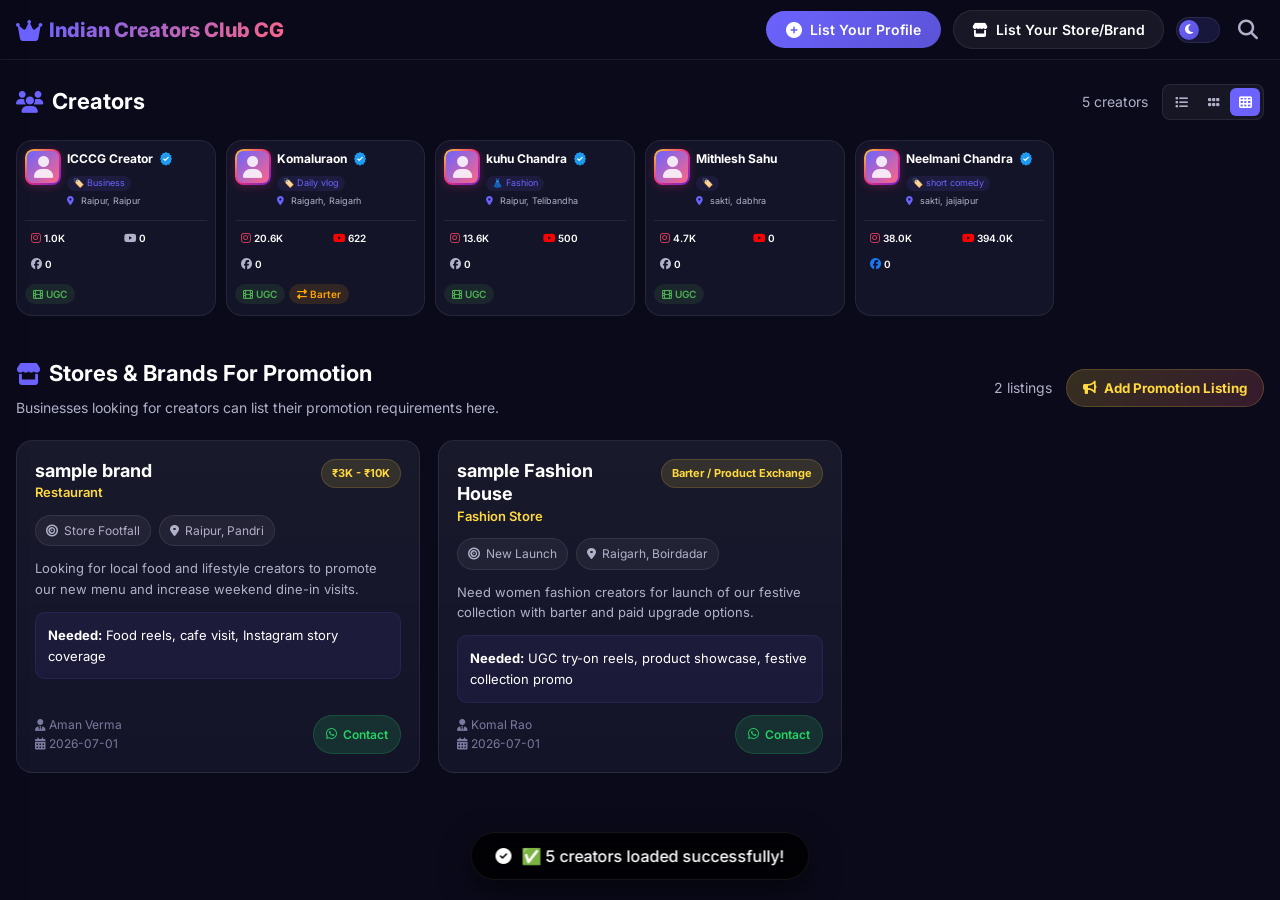
<file: index.html>
<!DOCTYPE html>
<html lang="en">
<head>
    <meta charset="UTF-8">
    <meta name="viewport" content="width=device-width, initial-scale=1.0">
    <meta name="description" content="Find top content creators in Chhattisgarh by niche, district and budget. Connect with Food, Travel, Fashion and local creators near you.">
    <meta name="keywords" content="creators Chhattisgarh, influencers CG, food creators Raipur, content creators Bilaspur, Indian Creators Club">
    <meta name="robots" content="index, follow">
    <meta property="og:title" content="Indian Creators Club CG">
    <meta property="og:description" content="Discover and connect with top content creators across Chhattisgarh. Filter by niche, district and budget.">
    <meta property="og:type" content="website">
    <meta property="og:image" content="og-preview.png">
    <meta name="twitter:card" content="summary_large_image">
    <meta name="twitter:title" content="Indian Creators Club CG">
    <meta name="twitter:description" content="Discover local creators in Chhattisgarh by niche and location.">
    <link rel="icon" type="image/png" href="favicon.png">
    <link rel="apple-touch-icon" href="favicon.png">
    <title>Indian Creators Club CG</title>
    <link rel="stylesheet" href="style.css">
    <link rel="stylesheet" href="https://cdnjs.cloudflare.com/ajax/libs/font-awesome/6.5.0/css/all.min.css">
    <link href="https://fonts.googleapis.com/css2?family=Inter:wght@300;400;500;600;700;800;900&display=swap" rel="stylesheet">
</head>
<body>

    <!-- ===== OVERLAY ===== -->
    <div class="overlay" id="overlay"></div>

    <!-- ===== SIDE MENU ===== -->
    <div class="side-menu" id="sideMenu">
        <button class="close-menu" id="closeMenuBtn" aria-label="Close menu"><i class="fas fa-times"></i></button>
        <div class="menu-title"><i class="fas fa-crown"></i> CG Creator</div>
        <div class="menu-item active"><i class="fas fa-home"></i> Home</div>
        <div class="menu-item" id="nearMeMenu"><i class="fas fa-map-marker-alt"></i> Near Me</div>
        <div class="menu-divider"></div>
        <button class="list-profile-btn" id="listProfileBtn"><i class="fas fa-plus-circle"></i> List Your Profile</button>
        <button class="list-brand-btn" id="listBrandBtn"><i class="fas fa-store"></i> List Your Store/Brand</button>

        <!-- ===== FILTERS SECTION ===== -->
        <div class="filter-section">
            <div class="filter-label"><i class="fas fa-filter"></i> Filters</div>
            <select id="sideDistrict" aria-label="Filter by district">
                <option value="">All Districts</option>
            </select>
            <select id="sideNiche" aria-label="Filter by niche">
                <option value="">All Niches</option>
            </select>
            <select id="sideService" aria-label="Filter by service">
                <option value="">All Services</option>
            </select>
            <select id="sideBudget" aria-label="Filter by budget">
                <option value="">Any Budget</option>
                <option value="1000">Under ₹1K</option>
                <option value="3000">Under ₹3K</option>
                <option value="5000">Under ₹5K</option>
                <option value="10000">Under ₹10K</option>
                <option value="20000">Under ₹20K</option>
            </select>
            <button class="apply-filters-btn" id="applySideFilters"><i class="fas fa-check"></i> Apply Filters</button>
            <button class="clear-filters-btn" id="clearFiltersBtn"><i class="fas fa-undo"></i> Clear Filters</button>
        </div>
    </div>

    <!-- ===== HEADER ===== -->
    <header class="header" role="banner">
        <div class="container">
            <div class="navbar">
                <div class="logo">
                    <i class="fas fa-crown" aria-hidden="true"></i>
                    <span>Indian Creators Club CG</span>
                </div>
                <div class="nav-right">
                    <button class="list-profile-desktop" id="listProfileDesktop"><i class="fas fa-plus-circle"></i> List Your Profile</button>
                    <button class="list-brand-desktop" id="listBrandDesktop"><i class="fas fa-store"></i> List Your Store/Brand</button>
                    <button class="theme-toggle" id="themeToggle" title="Toggle day/night theme" aria-label="Toggle theme">
                        <span class="toggle-knob"><i class="fas fa-moon" aria-hidden="true"></i></span>
                    </button>
                    <button class="search-toggle" id="searchToggle" aria-label="Search"><i class="fas fa-search" aria-hidden="true"></i></button>
                    <button class="menu-toggle" id="menuToggle" aria-label="Open menu"><i class="fas fa-bars" aria-hidden="true"></i></button>
                </div>
            </div>
        </div>
    </header>

    <!-- ===== SEARCH AREA ===== -->
    <div class="search-area" id="searchArea" role="search">
        <div class="container">
            <div class="search-row">
                <div class="input-wrap">
                    <i class="fas fa-search" aria-hidden="true"></i>
                    <input type="text" id="searchInput" placeholder="Search creators, niche, service, city..." aria-label="Search creators">
                </div>
                <button class="nearme-btn" id="nearmeBtn"><i class="fas fa-location-dot" aria-hidden="true"></i> Near Me</button>
            </div>
        </div>
    </div>

    <!-- ===== CREATORS GRID ===== -->
    <section class="creators-section" aria-label="Creators directory">
        <div class="container">
            <div class="section-header">
                <h2><i class="fas fa-users" aria-hidden="true"></i> Creators</h2>
                <div class="header-right">
                    <span class="creator-count" id="creatorCount">Loading...</span>
                    <div class="view-toggle" id="viewToggle" role="group" aria-label="View mode">
                        <button type="button" class="view-toggle-btn" data-view="large" title="Large view" aria-label="Large view">
                            <i class="fas fa-list" aria-hidden="true"></i>
                        </button>
                        <button type="button" class="view-toggle-btn" data-view="medium" title="Medium view" aria-label="Medium view">
                            <i class="fas fa-grip" aria-hidden="true"></i>
                        </button>
                        <button type="button" class="view-toggle-btn active" data-view="small" title="Small view" aria-label="Small view">
                            <i class="fas fa-th" aria-hidden="true"></i>
                        </button>
                    </div>
                </div>
            </div>
            <div class="creators-grid" id="creatorsGrid" role="list">
                <div class="empty-state"><i class="fas fa-spinner fa-spin" aria-hidden="true"></i><p>Loading creators...</p></div>
            </div>
        </div>
    </section>

    <!-- ===== PROMOTION BRANDS GRID ===== -->
    <section class="promotion-section" aria-label="Stores and brands for promotion">
        <div class="container">
            <div class="section-header promotion-header">
                <div>
                    <h2><i class="fas fa-store" aria-hidden="true"></i> Stores & Brands For Promotion</h2>
                    <p class="section-subtitle">Businesses looking for creators can list their promotion requirements here.</p>
                </div>
                <div class="header-right">
                    <span class="creator-count" id="promotionCount">0 listings</span>
                    <button class="list-brand-inline" id="listBrandInline"><i class="fas fa-bullhorn"></i> Add Promotion Listing</button>
                </div>
            </div>
            <div class="promotion-grid" id="promotionGrid" role="list">
                <div class="empty-state"><i class="fas fa-store-slash" aria-hidden="true"></i><p>Loading promotion listings...</p></div>
            </div>
        </div>
    </section>

    <!-- ===== MODAL (Profile) ===== -->
    <div class="modal" id="profileModal" role="dialog" aria-modal="true" aria-label="Creator profile">
        <div class="modal-content">
            <button class="close-modal" id="closeProfileModal" aria-label="Close profile"><i class="fas fa-times" aria-hidden="true"></i></button>
            <div id="modalBody"></div>
        </div>
    </div>

    <!-- ===== MODAL (Join) ===== -->
    <div class="modal" id="joinModal" role="dialog" aria-modal="true" aria-label="List your profile">
        <div class="modal-content" style="max-width:700px;">
            <button class="close-modal" id="closeJoinModal" aria-label="Close form"><i class="fas fa-times" aria-hidden="true"></i></button>
            <h2><i class="fas fa-user-plus" aria-hidden="true"></i> List Your Profile</h2>
            <p>Fill details & submit via WhatsApp</p>
            <form id="joinForm" novalidate>
                <!-- Personal Information -->
                <h3 style="margin-top:20px;margin-bottom:12px;font-size:16px;color:var(--text-secondary);border-bottom:1px solid var(--border-color);padding-bottom:8px;">
                    <i class="fas fa-user" aria-hidden="true"></i> Personal Information
                </h3>
                
                <div class="form-group">
                    <label for="fullName">Full Name *</label>
                    <input type="text" id="fullName" required placeholder="Your full name" autocomplete="name">
                </div>
                <div class="form-group">
                    <label for="email">Email *</label>
                    <input type="email" id="email" required placeholder="your@email.com" autocomplete="email">
                </div>
                <div class="form-row">
                    <div class="form-group">
                        <label for="whatsapp">WhatsApp Number <span style="font-weight:400;color:var(--text-muted);font-size:12px;">— hidden from public</span></label>
                        <input type="tel" id="whatsapp" required placeholder="919999999999" autocomplete="tel">
                    </div>
                    <div class="form-group">
                        <label for="phone">Phone Number <span style="font-weight:400;color:var(--text-muted);font-size:12px;">— optional, hidden from public</span></label>
                        <input type="tel" id="phone" placeholder="919999999999" autocomplete="tel">
                    </div>
                </div>

                <div class="form-row">
                    <div class="form-group">
                        <label for="creatorGender">Gender</label>
                        <select id="creatorGender">
                            <option value="">Prefer not to say</option>
                            <option value="Male">Male</option>
                            <option value="Female">Female</option>
                            <option value="Non-binary">Non-binary</option>
                        </select>
                    </div>
                    <div class="form-group">
                        <label for="responseTime">Response Time</label>
                        <select id="responseTime">
                            <option value="within 6 hours">Within 6 hours</option>
                            <option value="within 24 hours" selected>Within 24 hours</option>
                            <option value="within 48 hours">Within 48 hours</option>
                            <option value="within a week">Within a week</option>
                        </select>
                    </div>
                </div>

                <div class="form-group">
                    <label>Content Languages *</label>
                    <div style="display:flex;flex-wrap:wrap;gap:8px;padding:10px 12px;background:rgba(255,255,255,0.03);border:1px solid var(--border-color);border-radius:8px;">
                        <label class="district-check-label"><input type="checkbox" class="lang-cb" value="Hindi" checked> Hindi</label>
                        <label class="district-check-label"><input type="checkbox" class="lang-cb" value="Chhattisgarhi"> Chhattisgarhi</label>
                        <label class="district-check-label"><input type="checkbox" class="lang-cb" value="English"> English</label>
                        <label class="district-check-label"><input type="checkbox" class="lang-cb" value="Marathi"> Marathi</label>
                        <label class="district-check-label"><input type="checkbox" class="lang-cb" value="Bhojpuri"> Bhojpuri</label>
                        <label class="district-check-label"><input type="checkbox" class="lang-cb" value="Urdu"> Urdu</label>
                        <label class="district-check-label"><input type="checkbox" class="lang-cb" value="Bengali"> Bengali</label>
                        <label class="district-check-label"><input type="checkbox" class="lang-cb" value="Punjabi"> Punjabi</label>
                    </div>
                </div>

                <div class="form-row">
                    <div class="form-group">
                        <label for="isUGCCreator">UGC Creator?</label>
                        <select id="isUGCCreator">
                            <option value="false">No</option>
                            <option value="true">Yes — I create UGC content</option>
                        </select>
                    </div>
                    <div class="form-group">
                        <label for="barter">Accept Barter / Product Collabs?</label>
                        <select id="barter">
                            <option value="false">No — paid only</option>
                            <option value="true">Yes if product is valuable </option>
                        </select>
                    </div>
                </div>

                <div class="form-row">
                    <div class="form-group">
                        <label for="district">District *</label>
                        <select id="district" required>
                            <option value="">Select District</option>
                            <option value="Bastar">Bastar</option>
                            <option value="Balod">Balod</option>
                            <option value="Baloda Bazar">Baloda Bazar</option>
                            <option value="Balrampur">Balrampur</option>
                            <option value="Bemetara">Bemetara</option>
                            <option value="Bijapur">Bijapur</option>
                            <option value="Bilaspur">Bilaspur</option>
                            <option value="Dantewada">Dantewada</option>
                            <option value="Dhamtari">Dhamtari</option>
                            <option value="Durg">Durg</option>
                            <option value="Gariaband">Gariaband</option>
                            <option value="Gaurela-Pendra-Marwahi">Gaurela-Pendra-Marwahi</option>
                            <option value="Janjgir-Champa">Janjgir-Champa</option>
                            <option value="Jashpur">Jashpur</option>
                            <option value="Kabirdham">Kabirdham</option>
                            <option value="Kanker">Kanker</option>
                            <option value="Kondagaon">Kondagaon</option>
                            <option value="Korba">Korba</option>
                            <option value="Koriya">Koriya</option>
                            <option value="Mahasamund">Mahasamund</option>
                            <option value="Manendragarh">Manendragarh</option>
                            <option value="Mohla-Manpur">Mohla-Manpur</option>
                            <option value="Mungeli">Mungeli</option>
                            <option value="Narayanpur">Narayanpur</option>
                            <option value="Raigarh">Raigarh</option>
                            <option value="Raipur">Raipur</option>
                            <option value="Rajnandgaon">Rajnandgaon</option>
                            <option value="Sakti">Sakti</option>
                            <option value="Sarangarh-Bilaigarh">Sarangarh-Bilaigarh</option>
                            <option value="Sukma">Sukma</option>
                            <option value="Surajpur">Surajpur</option>
                            <option value="Surguja">Surguja</option>
                            <option value="Other">Other</option>
                        </select>
                        <input type="text" id="districtOther" placeholder="Enter your district name" style="display:none;margin-top:8px;width:100%;padding:10px 12px;border-radius:8px;border:1px solid var(--border-color);background:rgba(255,255,255,0.05);color:var(--text-primary);font-size:14px;font-family:inherit;outline:none;">
                    </div>
                    <div class="form-group">
                        <label for="city">City *</label>
                        <input type="text" id="city" required placeholder="Your city/village (Current location)" autocomplete="address-level2">
                    </div>
                </div>

                <!-- ===== NICHES SECTION ===== -->
                <div class="form-group">
                    <label>Niches * <span style="font-weight:400;color:var(--text-muted);font-size:12px;">— select up to 3 (shown on your profile)</span></label>
                    <div style="display:flex;justify-content:space-between;align-items:center;margin-bottom:6px;">
                        <span style="font-size:12px;color:var(--text-muted);">Selected: <strong id="nicheCounter">0</strong>/3</span>
                    </div>
                    <div id="nichesContainer" style="display:flex;flex-wrap:wrap;gap:8px;padding:10px 12px;background:rgba(255,255,255,0.03);border:1px solid var(--border-color);border-radius:8px;min-height:50px;">
                        <label class="niche-check-label"><input type="checkbox" class="niche-cb" value="Travel"> ✈️ Travel</label>
                        <label class="niche-check-label"><input type="checkbox" class="niche-cb" value="Beauty"> 💄 Beauty</label>
                        <label class="niche-check-label"><input type="checkbox" class="niche-cb" value="Food"> 🍜 Food</label>
                        <label class="niche-check-label"><input type="checkbox" class="niche-cb" value="Fashion"> 👗 Fashion</label>
                        <label class="niche-check-label"><input type="checkbox" class="niche-cb" value="Tech"> 💻 Tech</label>
                        <label class="niche-check-label"><input type="checkbox" class="niche-cb" value="Education"> 📚 Education</label>
                        <label class="niche-check-label"><input type="checkbox" class="niche-cb" value="Finance"> 💰 Finance</label>
                        <label class="niche-check-label"><input type="checkbox" class="niche-cb" value="Fitness"> 💪 Fitness</label>
                        <label class="niche-check-label"><input type="checkbox" class="niche-cb" value="Automobile"> 🚗 Automobile</label>
                        <label class="niche-check-label"><input type="checkbox" class="niche-cb" value="Real Estate"> 🏠 Real Estate</label>
                        <label class="niche-check-label"><input type="checkbox" class="niche-cb" value="Store Promotion"> 🛍️ Store Promotion</label>
                        <label class="niche-check-label"><input type="checkbox" class="niche-cb" value="Tourism"> 🏞️ Tourism</label>
                        <label class="niche-check-label"><input type="checkbox" class="niche-cb" value="Wedding"> 💍 Wedding</label>
                        <label class="niche-check-label"><input type="checkbox" class="niche-cb" value="Local News"> 📰 Local News</label>
                        <label class="niche-check-label"><input type="checkbox" class="niche-cb" value="Gaming"> 🎮 Gaming</label>
                        <label class="niche-check-label"><input type="checkbox" class="niche-cb" value="Photography"> 📸 Photography</label>
                        <label class="niche-check-label"><input type="checkbox" class="niche-cb" value="Lifestyle"> 🌟 Lifestyle</label>
                        <label class="niche-check-label"><input type="checkbox" class="niche-cb" value="Event Coverage"> 🎪 Event Coverage</label>
                        <label class="niche-check-label"><input type="checkbox" class="niche-cb" value="Health & Wellness"> 🌿 Health & Wellness</label>
                        <label class="niche-check-label"><input type="checkbox" class="niche-cb" value="Parenting"> 👶 Parenting</label>
                        <label class="niche-check-label"><input type="checkbox" class="niche-cb" value="Sustainable Living"> 🌍 Sustainable Living</label>
                    </div>
                    <!-- Custom niche input with plus button -->
                    <div style="display:flex;gap:8px;margin-top:10px;align-items:center;">
                        <input type="text" id="customNicheInput" placeholder="Enter custom niche (not in list above)..." maxlength="30" style="flex:1;padding:10px 14px;border-radius:8px;border:1px solid var(--border-color);background:var(--surface-strong);color:var(--text-primary);font-size:14px;font-family:inherit;outline:none;">
                        <button type="button" id="addCustomNicheBtn" aria-label="Add custom niche" style="padding:10px 16px;background:var(--primary);color:#fff;border:none;border-radius:8px;font-size:18px;cursor:pointer;transition:var(--transition);display:flex;align-items:center;justify-content:center;min-width:44px;height:44px;">
                            <i class="fas fa-plus" aria-hidden="true"></i>
                        </button>
                    </div>
                    <p style="font-size:11px;color:var(--text-muted);margin-top:5px;"><i class="fas fa-info-circle" aria-hidden="true"></i> Select up to 3 niches from the list, or add custom niches not listed above.</p>
                </div>
                
                <div class="form-group">
                    <label for="description">Description</label>
                    <textarea id="description" rows="3" placeholder="Tell us about yourself and your content..."></textarea>
                </div>
                
                <!-- Social Links -->
                <h3 style="margin-top:20px;margin-bottom:12px;font-size:16px;color:var(--text-secondary);border-bottom:1px solid var(--border-color);padding-bottom:8px;">
                    <i class="fas fa-link" aria-hidden="true"></i> Social Media Links
                </h3>
                
                <div class="form-row">
                    <div class="form-group">
                        <label for="instagramLink"><i class="fab fa-instagram" style="color:#E1306C;"></i> Instagram URL</label>
                        <input type="url" id="instagramLink" placeholder="https://instagram.com/yourhandle" autocomplete="url">
                    </div>
                    <div class="form-group">
                        <label for="youtubeLink"><i class="fab fa-youtube" style="color:#FF0000;"></i> YouTube URL</label>
                        <input type="url" id="youtubeLink" placeholder="https://youtube.com/@yourchannel" autocomplete="url">
                    </div>
                </div>
                <div class="form-row">
                    <div class="form-group">
                        <label for="facebookLink"><i class="fab fa-facebook" style="color:#1877F2;"></i> Facebook URL</label>
                        <input type="url" id="facebookLink" placeholder="https://facebook.com/yourpage" autocomplete="url">
                    </div>
                    <div class="form-group">
                        <label for="xLink"><i class="fab fa-x-twitter" style="color:var(--text-secondary);"></i> X (Twitter) URL <span style="font-size:11px;color:var(--text-muted);">optional</span></label>
                        <input type="url" id="xLink" placeholder="https://x.com/yourhandle">
                    </div>
                </div>
                <div class="form-row">
                    <div class="form-group">
                        <label for="threadLink"><i class="fab fa-threads" style="color:var(--text-secondary);"></i> Threads URL <span style="font-size:11px;color:var(--text-muted);">optional</span></label>
                        <input type="url" id="threadLink" placeholder="https://threads.net/@yourhandle">
                    </div>
                    <div class="form-group">
                        <label for="snapchatLink"><i class="fab fa-snapchat" style="color:#FFFC00;"></i> Snapchat URL <span style="font-size:11px;color:var(--text-muted);">optional</span></label>
                        <input type="url" id="snapchatLink" placeholder="https://snapchat.com/add/yourhandle">
                    </div>
                </div>
                <div class="form-row">
                    <div class="form-group">
                        <label for="twitterLink"><i class="fab fa-twitter" style="color:#1DA1F2;"></i> Twitter URL <span style="font-size:11px;color:var(--text-muted);">optional</span></label>
                        <input type="url" id="twitterLink" placeholder="https://twitter.com/yourhandle">
                    </div>
                </div>
                
                <!-- Social Stats -->
                <h3 style="margin-top:20px;margin-bottom:12px;font-size:16px;color:var(--text-secondary);border-bottom:1px solid var(--border-color);padding-bottom:8px;">
                    <i class="fas fa-chart-bar" aria-hidden="true"></i> Social Media Stats
                </h3>
                <p style="font-size:13px;color:var(--text-muted);margin-bottom:14px;"><i class="fas fa-info-circle"></i> Fill in the follower/subscriber counts for your social media platforms.</p>

                <div style="background:rgba(225,48,108,0.06);border:1px solid rgba(225,48,108,0.18);border-radius:10px;padding:12px 14px;margin-bottom:12px;">
                    <div style="font-size:13px;font-weight:600;color:#E1306C;margin-bottom:8px;"><i class="fab fa-instagram"></i> Instagram</div>
                    <div class="form-group" style="margin-bottom:0;">
                        <label style="font-size:12px;">Followers</label>
                        <input type="number" id="instaFollowers" placeholder="0" min="0">
                    </div>
                </div>

                <div style="background:rgba(255,0,0,0.05);border:1px solid rgba(255,0,0,0.15);border-radius:10px;padding:12px 14px;margin-bottom:12px;">
                    <div style="font-size:13px;font-weight:600;color:#FF0000;margin-bottom:8px;"><i class="fab fa-youtube"></i> YouTube</div>
                    <div class="form-group" style="margin-bottom:0;">
                        <label style="font-size:12px;">Subscribers</label>
                        <input type="number" id="ytSubs" placeholder="0" min="0">
                    </div>
                </div>

                <div style="background:rgba(24,119,242,0.05);border:1px solid rgba(24,119,242,0.18);border-radius:10px;padding:12px 14px;margin-bottom:12px;">
                    <div style="font-size:13px;font-weight:600;color:#1877F2;margin-bottom:8px;"><i class="fab fa-facebook"></i> Facebook</div>
                    <div class="form-group" style="margin-bottom:0;">
                        <label style="font-size:12px;">Followers</label>
                        <input type="number" id="fbFollowers" placeholder="0" min="0">
                    </div>
                </div>

                <div class="form-row">
                    <div class="form-group">
                        <label for="turnaroundDays">Content Turnaround (days)</label>
                        <input type="number" id="turnaroundDays" placeholder="3" min="1" max="30">
                    </div>
                </div>

                <!-- Audience Insights -->
                <h3 style="margin-top:20px;margin-bottom:12px;font-size:16px;color:var(--text-secondary);border-bottom:1px solid var(--border-color);padding-bottom:8px;">
                    <i class="fas fa-users" aria-hidden="true"></i> Audience Insights <span style="font-weight:400;font-size:12px;color:var(--text-muted);">— optional but helps brands</span>
                </h3>

                <div class="form-row">
                    <div class="form-group">
                        <label for="audienceAgeGroup">Audience Age Group</label>
                        <select id="audienceAgeGroup">
                            <option value="">Not sure</option>
                            <option value="13-17">13–17</option>
                            <option value="18-24">18–24</option>
                            <option value="18-34" selected>18–34</option>
                            <option value="25-34">25–34</option>
                            <option value="25-44">25–44</option>
                            <option value="35-54">35–54</option>
                            <option value="45+">45+</option>
                        </select>
                    </div>
                    <div class="form-group">
                        <label for="audienceGenderMale">Male Audience % <span style="font-size:11px;color:var(--text-muted);">(female is auto)</span></label>
                        <input type="number" id="audienceGenderMale" placeholder="55" min="0" max="100">
                    </div>
                </div>
                <div class="form-group">
                    <label for="audienceLocations">Top Audience Locations <span style="font-size:11px;color:var(--text-muted);">— comma separated</span></label>
                    <input type="text" id="audienceLocations" placeholder="Raipur, Bilaspur, Mumbai">
                </div>

                <!-- Past Brands -->
                <h3 style="margin-top:20px;margin-bottom:12px;font-size:16px;color:var(--text-secondary);border-bottom:1px solid var(--border-color);padding-bottom:8px;">
                    <i class="fas fa-handshake" aria-hidden="true"></i> Past Brand Collaborations <span style="font-weight:400;font-size:12px;color:var(--text-muted);">— optional</span>
                </h3>
                <div class="form-group">
                    <label for="pastBrands">Brands you've worked with <span style="font-size:11px;color:var(--text-muted);">— comma separated</span></label>
                    <input type="text" id="pastBrands" placeholder="e.g. Haldiram's, Wow Skin, Local Restaurant, local hotel, local store">
                </div>
                
                <!-- Service Charges -->
                <h3 style="margin-top:20px;margin-bottom:12px;font-size:16px;color:var(--text-secondary);border-bottom:1px solid var(--border-color);padding-bottom:8px;">
                    <i class="fas fa-list" aria-hidden="true"></i> Service Charges
                </h3>
                <p style="font-size:13px;color:var(--text-muted);margin-bottom:12px;">We've started you off with common services below — edit, remove, or add up to 8 services with their charges and pricing model.</p>
                
                <div id="serviceChargesContainer">
                    <div class="service-charge-row">
                        <div class="form-group" style="margin-bottom:0;">
                            <label style="font-size:11px;">Service Name</label>
                            <input type="text" class="service-name-input" value="Reel Promotion" style="padding:8px 12px;font-size:13px;">
                        </div>
                        <div class="form-group" style="margin-bottom:0;">
                            <label style="font-size:11px;">Charge (₹)</label>
                            <input type="number" class="service-charge-input" placeholder="5000" style="padding:8px 12px;font-size:13px;">
                        </div>
                        <div class="form-group" style="margin-bottom:0;">
                            <label style="font-size:11px;">Model</label>
                            <select class="service-model-select" style="padding:8px 12px;font-size:13px;">
                                <option value="fixed">Fixed</option>
                                <option value="starting_from">Starting From</option>
                                <option value="negotiable">Negotiable</option>
                                <option value="range">Range</option>
                            </select>
                        </div>
                        <div class="form-group" style="margin-bottom:0;">
                            <label style="font-size:11px;">Min (₹)</label>
                            <input type="number" class="service-min-input" placeholder="3000" style="padding:8px 12px;font-size:13px;">
                        </div>
                        <div class="form-group" style="margin-bottom:0;">
                            <label style="font-size:11px;">Max (₹)</label>
                            <input type="number" class="service-max-input" placeholder="7000" style="padding:8px 12px;font-size:13px;">
                        </div>
                        <button type="button" class="remove-service-btn" onclick="removeServiceRow(this)" style="margin-top:18px;" aria-label="Remove service">
                            <i class="fas fa-trash" aria-hidden="true"></i>
                        </button>
                    </div>
                    <div class="service-charge-row">
                        <div class="form-group" style="margin-bottom:0;">
                            <label style="font-size:11px;">Service Name</label>
                            <input type="text" class="service-name-input" value="Story Promotion" style="padding:8px 12px;font-size:13px;">
                        </div>
                        <div class="form-group" style="margin-bottom:0;">
                            <label style="font-size:11px;">Charge (₹)</label>
                            <input type="number" class="service-charge-input" placeholder="1000" style="padding:8px 12px;font-size:13px;">
                        </div>
                        <div class="form-group" style="margin-bottom:0;">
                            <label style="font-size:11px;">Model</label>
                            <select class="service-model-select" style="padding:8px 12px;font-size:13px;">
                                <option value="fixed">Fixed</option>
                                <option value="starting_from">Starting From</option>
                                <option value="negotiable">Negotiable</option>
                                <option value="range">Range</option>
                            </select>
                        </div>
                        <div class="form-group" style="margin-bottom:0;">
                            <label style="font-size:11px;">Min (₹)</label>
                            <input type="number" class="service-min-input" placeholder="600" style="padding:8px 12px;font-size:13px;">
                        </div>
                        <div class="form-group" style="margin-bottom:0;">
                            <label style="font-size:11px;">Max (₹)</label>
                            <input type="number" class="service-max-input" placeholder="1500" style="padding:8px 12px;font-size:13px;">
                        </div>
                        <button type="button" class="remove-service-btn" onclick="removeServiceRow(this)" style="margin-top:18px;" aria-label="Remove service">
                            <i class="fas fa-trash" aria-hidden="true"></i>
                        </button>
                    </div>
                    <div class="service-charge-row">
                        <div class="form-group" style="margin-bottom:0;">
                            <label style="font-size:11px;">Service Name</label>
                            <input type="text" class="service-name-input" value="Brand Collaboration" style="padding:8px 12px;font-size:13px;">
                        </div>
                        <div class="form-group" style="margin-bottom:0;">
                            <label style="font-size:11px;">Charge (₹)</label>
                            <input type="number" class="service-charge-input" placeholder="7000" style="padding:8px 12px;font-size:13px;">
                        </div>
                        <div class="form-group" style="margin-bottom:0;">
                            <label style="font-size:11px;">Model</label>
                            <select class="service-model-select" style="padding:8px 12px;font-size:13px;">
                                <option value="fixed">Fixed</option>
                                <option value="starting_from">Starting From</option>
                                <option value="negotiable" selected>Negotiable</option>
                                <option value="range">Range</option>
                            </select>
                        </div>
                        <div class="form-group" style="margin-bottom:0;">
                            <label style="font-size:11px;">Min (₹)</label>
                            <input type="number" class="service-min-input" placeholder="5000" style="padding:8px 12px;font-size:13px;">
                        </div>
                        <div class="form-group" style="margin-bottom:0;">
                            <label style="font-size:11px;">Max (₹)</label>
                            <input type="number" class="service-max-input" placeholder="10000" style="padding:8px 12px;font-size:13px;">
                        </div>
                        <button type="button" class="remove-service-btn" onclick="removeServiceRow(this)" style="margin-top:18px;" aria-label="Remove service">
                            <i class="fas fa-trash" aria-hidden="true"></i>
                        </button>
                    </div>
                </div>
                
                <button type="button" class="btn-secondary add-service-btn" onclick="addServiceRow()">
                    <i class="fas fa-plus" aria-hidden="true"></i> Add Another Service
                </button>
                
                <button type="submit" class="submit-btn"><i class="fab fa-whatsapp" aria-hidden="true"></i> Submit via WhatsApp</button>
            </form>
        </div>
    </div>

    <!-- ===== MODAL (Brand) ===== -->
    <div class="modal" id="brandModal" role="dialog" aria-modal="true" aria-label="List your store or brand">
        <div class="modal-content" style="max-width:720px;">
            <button class="close-modal" id="closeBrandModal" aria-label="Close brand form"><i class="fas fa-times" aria-hidden="true"></i></button>
            <h2><i class="fas fa-store" aria-hidden="true"></i> List Your Store/Brand</h2>
            <p>Add your promotion requirement so creators can discover your business on the main page.</p>
            <form id="brandForm" novalidate>
                <div class="form-row">
                    <div class="form-group">
                        <label for="brandName">Store / Brand Name *</label>
                        <input type="text" id="brandName" required placeholder="Your business name">
                    </div>
                    <div class="form-group">
                        <label for="brandCategory">Category *</label>
                        <input type="text" id="brandCategory" required placeholder="Restaurant, Fashion, Salon, Cafe...">
                    </div>
                </div>
                <div class="form-row">
                    <div class="form-group">
                        <label for="brandDistrict">District *</label>
                        <input type="text" id="brandDistrict" required placeholder="Raipur">
                    </div>
                    <div class="form-group">
                        <label for="brandCity">City / Area *</label>
                        <input type="text" id="brandCity" required placeholder="Telibandha">
                    </div>
                </div>
                <div class="form-row">
                    <div class="form-group">
                        <label for="brandContactName">Contact Person *</label>
                        <input type="text" id="brandContactName" required placeholder="Owner or manager name">
                    </div>
                    <div class="form-group">
                        <label for="brandWhatsapp">WhatsApp Number *</label>
                        <input type="tel" id="brandWhatsapp" required placeholder="919999999999">
                    </div>
                </div>
                <div class="form-row">
                    <div class="form-group">
                        <label for="brandBudget">Promotion Budget *</label>
                        <select id="brandBudget" required>
                            <option value="">Select budget range</option>
                            <option value="Under ₹3K">Under ₹3K</option>
                            <option value="₹3K - ₹10K">₹3K - ₹10K</option>
                            <option value="₹10K - ₹25K">₹10K - ₹25K</option>
                            <option value="₹25K+">₹25K+</option>
                            <option value="Barter / Product Exchange">Barter / Product Exchange</option>
                        </select>
                    </div>
                    <div class="form-group">
                        <label for="brandGoal">Campaign Goal *</label>
                        <select id="brandGoal" required>
                            <option value="">Select goal</option>
                            <option value="Store Footfall">Store Footfall</option>
                            <option value="Product Promotion">Product Promotion</option>
                            <option value="New Launch">New Launch</option>
                            <option value="Event Promotion">Event Promotion</option>
                            <option value="Brand Awareness">Brand Awareness</option>
                        </select>
                    </div>
                </div>
                <div class="form-group">
                    <label for="brandServicesNeeded">Creators / Services Needed *</label>
                    <input type="text" id="brandServicesNeeded" required placeholder="Reel promotion, UGC video, store visit, food review">
                </div>
                <div class="form-group">
                    <label for="brandDescription">Promotion Brief *</label>
                    <textarea id="brandDescription" rows="4" required placeholder="Describe what you want promoted, target audience, timeline, and what kind of creator you need."></textarea>
                </div>
                <div class="form-row">
                    <div class="form-group">
                        <label for="brandInstagram">Instagram URL</label>
                        <input type="url" id="brandInstagram" placeholder="https://instagram.com/yourbrand">
                    </div>
                    <div class="form-group">
                        <label for="brandWebsite">Website / Google Map Link</label>
                        <input type="url" id="brandWebsite" placeholder="https://yourbrand.com or Google Maps link">
                    </div>
                </div>
                <button type="submit" class="submit-btn"><i class="fas fa-paper-plane" aria-hidden="true"></i> Submit Brand Listing</button>
            </form>
        </div>
    </div>

    <!-- ===== TOAST ===== -->
    <div id="toastContainer" role="alert" aria-live="polite"></div>

    <script>
        // Show/hide "Other" text inputs for District selects
        document.addEventListener('DOMContentLoaded', function() {
            const districtSel = document.getElementById('district');
            const districtOther = document.getElementById('districtOther');

            districtSel.addEventListener('change', function() {
                const show = this.value === 'Other';
                districtOther.style.display = show ? 'block' : 'none';
                districtOther.required = show;
                if (!show) districtOther.value = '';
            });
        });
    </script>
    <script src="script.js"></script>
</body>
</html>
</file>
<file: style.css>
/* ===== RESET & ROOT ===== */
* {
    margin: 0;
    padding: 0;
    box-sizing: border-box;
}
:root {
    --primary: #6C63FF;
    --primary-dark: #5A52D5;
    --secondary: #FF6584;
    --accent: #FFD93D;
    --success: #4CAF50;
    --danger: #FF4757;
    --bg-dark: #0A0A1A;
    --bg-card: #141428;
    --bg-card-hover: #1A1A3A;
    --text-primary: #FFFFFF;
    --text-secondary: #B0B0C8;
    --text-muted: #7A7A9E;
    --border-color: rgba(255, 255, 255, 0.08);
    --shadow: 0 20px 60px rgba(0, 0, 0, 0.5);
    --surface-soft: rgba(255, 255, 255, 0.05);
    --surface-strong: rgba(255, 255, 255, 0.08);
    --radius: 16px;
    --radius-sm: 10px;
    --transition: all 0.3s cubic-bezier(0.4, 0, 0.2, 1);
}

/* ===== DAY (LIGHT) THEME ===== */
body[data-theme="light"] {
    --primary: #6C63FF;
    --primary-dark: #5A52D5;
    --secondary: #FF6584;
    --accent: #D89A00;
    --success: #2E9E45;
    --danger: #E0303F;
    --bg-dark: #F5F5FA;
    --bg-card: #FFFFFF;
    --bg-card-hover: #F2F1FB;
    --text-primary: #1A1A2E;
    --text-secondary: #5C5C72;
    --text-muted: #8A8A9E;
    --border-color: rgba(20, 20, 40, 0.08);
    --shadow: 0 20px 60px rgba(20, 20, 40, 0.12);
    --surface-soft: rgba(20, 20, 40, 0.05);
    --surface-strong: rgba(20, 20, 40, 0.08);
}
body[data-theme="light"] .header {
    background: rgba(245, 245, 250, 0.92);
}
body[data-theme="light"] .filter-section select {
    background-image: url("data:image/svg+xml,%3Csvg xmlns='http://www.w3.org/2000/svg' width='12' height='12' viewBox='0 0 12 12'%3E%3Cpath fill='%235C5C72' d='M6 8L1 3h10z'/%3E%3C/svg%3E");
}
body[data-theme="light"] .toast-container {
    background: rgba(26, 26, 46, 0.9);
    color: #fff;
}
body[data-theme="light"] .creator-card:hover {
    box-shadow: 0 14px 40px rgba(20, 20, 40, 0.1);
}
body[data-theme="light"] .modal {
    background: rgba(20, 20, 40, 0.5);
}

/* ===== THEME TOGGLE BUTTON ===== */
.theme-toggle {
    position: relative;
    width: 44px;
    height: 26px;
    border-radius: 60px;
    background: rgba(108, 99, 255, 0.15);
    border: 1px solid var(--border-color);
    flex-shrink: 0;
    transition: var(--transition);
}
.theme-toggle .toggle-knob {
    position: absolute;
    top: 2px;
    left: 2px;
    width: 20px;
    height: 20px;
    border-radius: 50%;
    background: linear-gradient(135deg, var(--primary), var(--primary-dark));
    color: #fff;
    display: flex;
    align-items: center;
    justify-content: center;
    font-size: 11px;
    transition: var(--transition);
}
body[data-theme="light"] .theme-toggle .toggle-knob {
    left: 20px;
    background: linear-gradient(135deg, var(--accent), #FFB800);
}
.theme-toggle:hover {
    border-color: var(--primary);
}

body {
    font-family: 'Inter', sans-serif;
    background: var(--bg-dark);
    color: var(--text-primary);
    line-height: 1.6;
    overflow-x: hidden;
    transition: background 0.3s ease, color 0.3s ease;
}
.container {
    max-width: 1400px;
    margin: 0 auto;
    padding: 0 16px;
}
a {
    text-decoration: none;
    color: inherit;
}
button {
    cursor: pointer;
    border: none;
    background: none;
    font-family: inherit;
}

/* ===== SCROLLBAR ===== */
::-webkit-scrollbar {
    width: 10px;
}
::-webkit-scrollbar-track {
    background: var(--bg-dark);
}
::-webkit-scrollbar-thumb {
    background: var(--primary);
    border-radius: 10px;
}

/* ===== HEADER ===== */
.header {
    position: sticky;
    top: 0;
    z-index: 1000;
    background: rgba(10, 10, 26, 0.96);
    backdrop-filter: blur(16px);
    border-bottom: 1px solid var(--border-color);
    padding: 10px 0;
}
.navbar {
    display: flex;
    align-items: center;
    justify-content: space-between;
}
.logo {
    display: flex;
    align-items: center;
    gap: 6px;
    font-size: 20px;
    font-weight: 800;
}
.logo i {
    color: var(--primary);
    font-size: 24px;
}
.logo span {
    background: linear-gradient(135deg, var(--primary), var(--secondary));
    -webkit-background-clip: text;
    -webkit-text-fill-color: transparent;
}
.nav-right {
    display: flex;
    align-items: center;
    gap: 12px;
}

/* ===== DESKTOP LIST PROFILE BUTTON ===== */
.list-profile-desktop {
    display: none;
    align-items: center;
    gap: 8px;
    background: linear-gradient(135deg, var(--primary), var(--primary-dark));
    color: white;
    padding: 10px 20px;
    border-radius: 60px;
    font-weight: 600;
    font-size: 14px;
    transition: var(--transition);
    border: none;
    white-space: nowrap;
}
.list-profile-desktop:hover {
    transform: translateY(-2px);
    box-shadow: 0 8px 25px rgba(108, 99, 255, 0.4);
}
.list-profile-desktop i {
    font-size: 16px;
}
.list-brand-desktop {
    display: none;
    align-items: center;
    gap: 8px;
    background: rgba(255, 255, 255, 0.06);
    color: var(--text-primary);
    padding: 10px 18px;
    border-radius: 60px;
    font-weight: 600;
    font-size: 14px;
    border: 1px solid var(--border-color);
    white-space: nowrap;
    transition: var(--transition);
}
.list-brand-desktop:hover {
    border-color: rgba(255, 217, 61, 0.45);
    color: var(--accent);
    transform: translateY(-2px);
}

.nav-right .search-toggle {
    font-size: 20px;
    color: var(--text-secondary);
    padding: 6px;
    transition: var(--transition);
}
.nav-right .search-toggle:hover {
    color: var(--text-primary);
}
.menu-toggle {
    font-size: 24px;
    color: var(--text-secondary);
    padding: 4px 6px;
    transition: var(--transition);
    display: flex;
    align-items: center;
}
.menu-toggle:hover {
    color: var(--text-primary);
}

/* ===== SEARCH BAR ===== */
.search-area {
    background: var(--surface-soft);
    border-bottom: 1px solid var(--border-color);
    padding: 12px 16px;
    display: none;
    animation: slideDown 0.25s ease;
}
.search-area.open {
    display: block;
}
@keyframes slideDown {
    from {
        opacity: 0;
        transform: translateY(-10px);
    }
    to {
        opacity: 1;
        transform: translateY(0);
    }
}
.search-row {
    display: flex;
    gap: 10px;
    align-items: center;
    flex-wrap: wrap;
}
.search-row .input-wrap {
    flex: 1;
    display: flex;
    align-items: center;
    background: var(--surface-strong);
    border: 1px solid var(--border-color);
    border-radius: 60px;
    padding: 0 16px;
    transition: var(--transition);
    min-width: 200px;
}
.search-row .input-wrap:focus-within {
    border-color: var(--primary);
    box-shadow: 0 0 20px rgba(108, 99, 255, 0.1);
}
.search-row .input-wrap i {
    color: var(--text-muted);
    margin-right: 10px;
}
.search-row .input-wrap input {
    flex: 1;
    background: transparent;
    border: none;
    padding: 12px 0;
    color: var(--text-primary);
    font-size: 15px;
    outline: none;
}
.search-row .input-wrap input::placeholder {
    color: var(--text-muted);
}
.search-row .nearme-btn {
    background: rgba(108, 99, 255, 0.15);
    border: 1px solid var(--primary);
    color: var(--primary);
    padding: 10px 18px;
    border-radius: 60px;
    font-weight: 600;
    font-size: 13px;
    display: flex;
    align-items: center;
    gap: 6px;
    white-space: nowrap;
    transition: var(--transition);
}
.search-row .nearme-btn:hover {
    background: var(--primary);
    color: white;
}
.search-row .nearme-btn.active {
    background: var(--primary);
    color: white;
    box-shadow: 0 4px 14px rgba(108, 99, 255, 0.4);
}

/* ===== SLIDE-OUT MENU ===== */
.side-menu {
    position: fixed;
    top: 0;
    left: -340px;
    width: 320px;
    height: 100%;
    background: var(--bg-card);
    border-right: 1px solid var(--border-color);
    z-index: 2000;
    padding: 24px 20px;
    transition: left 0.3s cubic-bezier(0.4, 0, 0.2, 1);
    overflow-y: auto;
    box-shadow: 4px 0 30px rgba(0, 0, 0, 0.6);
}
.side-menu.open {
    left: 0;
}
.side-menu .close-menu {
    font-size: 28px;
    color: var(--text-muted);
    float: right;
    transition: var(--transition);
}
.side-menu .close-menu:hover {
    color: var(--text-primary);
    transform: rotate(90deg);
}
.side-menu .menu-title {
    font-size: 22px;
    font-weight: 700;
    margin: 30px 0 20px;
    display: flex;
    align-items: center;
    gap: 10px;
}
.side-menu .menu-title i {
    color: var(--primary);
}
.side-menu .menu-item {
    display: flex;
    align-items: center;
    gap: 14px;
    padding: 14px 12px;
    border-radius: var(--radius-sm);
    color: var(--text-secondary);
    font-weight: 500;
    transition: var(--transition);
    margin-bottom: 4px;
    border: 1px solid transparent;
}
.side-menu .menu-item:hover,
.side-menu .menu-item.active {
    background: rgba(108, 99, 255, 0.08);
    color: var(--text-primary);
    border-color: rgba(108, 99, 255, 0.15);
}
.side-menu .menu-item i {
    width: 22px;
    color: var(--primary);
}
.side-menu .menu-divider {
    height: 1px;
    background: var(--border-color);
    margin: 16px 0;
}
.side-menu .list-profile-btn {
    width: 100%;
    padding: 14px;
    background: linear-gradient(135deg, var(--primary), var(--primary-dark));
    border-radius: 60px;
    color: white;
    font-weight: 700;
    display: flex;
    align-items: center;
    justify-content: center;
    gap: 8px;
    margin-top: 12px;
    border: none;
    transition: var(--transition);
}
.side-menu .list-profile-btn:hover {
    transform: scale(1.02);
    box-shadow: 0 8px 25px rgba(108, 99, 255, 0.4);
}
.side-menu .list-brand-btn {
    width: 100%;
    padding: 13px 14px;
    background: rgba(255, 217, 61, 0.12);
    border: 1px solid rgba(255, 217, 61, 0.18);
    border-radius: 60px;
    color: var(--accent);
    font-weight: 700;
    display: flex;
    align-items: center;
    justify-content: center;
    gap: 8px;
    margin-top: 10px;
    transition: var(--transition);
}
.side-menu .list-brand-btn:hover {
    transform: scale(1.02);
    background: rgba(255, 217, 61, 0.18);
}
.menu-item.active {
    color: var(--primary);
    font-weight: 600;
}

/* ===== FILTERS IN SIDE MENU ===== */
.filter-section {
    margin-top: 24px;
    padding: 16px;
    background: var(--surface-soft);
    border-radius: 12px;
    border: 1px solid var(--border-color);
}
.filter-section .filter-label {
    font-size: 13px;
    color: var(--text-secondary);
    margin-bottom: 12px;
    display: flex;
    align-items: center;
    gap: 8px;
}
.filter-section .filter-label i {
    color: var(--primary);
}
.filter-section select {
    width: 100%;
    background: var(--surface-strong);
    border: 1px solid var(--border-color);
    color: var(--text-primary);
    padding: 10px 14px;
    border-radius: 8px;
    font-size: 14px;
    margin-bottom: 10px;
    transition: var(--transition);
    appearance: none;
    -webkit-appearance: none;
    background-image: url("data:image/svg+xml,%3Csvg xmlns='http://www.w3.org/2000/svg' width='12' height='12' viewBox='0 0 12 12'%3E%3Cpath fill='%23B0B0C8' d='M6 8L1 3h10z'/%3E%3C/svg%3E");
    background-repeat: no-repeat;
    background-position: right 14px center;
    cursor: pointer;
}
.filter-section select:focus {
    border-color: var(--primary);
    outline: none;
}
.filter-section select option {
    background: var(--bg-dark);
    color: var(--text-primary);
}
.filter-section .apply-filters-btn {
    width: 100%;
    padding: 12px;
    background: var(--primary);
    color: white;
    border: none;
    border-radius: 60px;
    font-weight: 600;
    font-size: 14px;
    transition: var(--transition);
    margin-top: 4px;
}
.filter-section .apply-filters-btn:hover {
    background: var(--primary-dark);
    transform: scale(1.02);
}

/* ===== CLEAR FILTERS BUTTON ===== */
.clear-filters-btn {
    width: 100%;
    padding: 10px;
    background: rgba(255, 71, 87, 0.12);
    color: var(--danger);
    border: 1px solid rgba(255, 71, 87, 0.2);
    border-radius: 60px;
    font-weight: 600;
    font-size: 13px;
    margin-top: 8px;
    transition: var(--transition);
}
.clear-filters-btn:hover {
    background: rgba(255, 71, 87, 0.2);
    border-color: var(--danger);
}

/* ===== OVERLAY ===== */
.overlay {
    position: fixed;
    inset: 0;
    background: rgba(0, 0, 0, 0.6);
    backdrop-filter: blur(4px);
    z-index: 1500;
    display: none;
}
.overlay.active {
    display: block;
}

/* ===== CREATORS SECTION ===== */
.creators-section {
    padding: 24px 0 40px;
}
.promotion-section {
    padding: 0 0 48px;
}
.promotion-header {
    align-items: end;
}
.section-subtitle {
    margin-top: 6px;
    color: var(--text-secondary);
    font-size: 14px;
}
.list-brand-inline {
    background: linear-gradient(135deg, rgba(255, 217, 61, 0.18), rgba(255, 101, 132, 0.18));
    color: var(--accent);
    border: 1px solid rgba(255, 217, 61, 0.18);
    border-radius: 60px;
    padding: 10px 16px;
    font-weight: 700;
    display: inline-flex;
    align-items: center;
    gap: 8px;
    transition: var(--transition);
}
.list-brand-inline:hover {
    transform: translateY(-2px);
    border-color: rgba(255, 217, 61, 0.35);
}
.section-header {
    display: flex;
    justify-content: space-between;
    align-items: center;
    margin-bottom: 20px;
    flex-wrap: wrap;
    gap: 10px;
}
.section-header h2 {
    font-size: 22px;
    font-weight: 700;
    display: flex;
    align-items: center;
    gap: 8px;
}
.section-header h2 i {
    color: var(--primary);
}
.creator-count {
    color: var(--text-secondary);
    font-size: 14px;
}
.header-right {
    display: flex;
    align-items: center;
    gap: 14px;
}
.view-toggle {
    display: flex;
    background: var(--surface-soft);
    border: 1px solid var(--border-color);
    border-radius: 8px;
    padding: 3px;
    gap: 2px;
}
.view-toggle-btn {
    border: none;
    background: transparent;
    color: var(--text-secondary);
    width: 30px;
    height: 28px;
    border-radius: 6px;
    cursor: pointer;
    display: flex;
    align-items: center;
    justify-content: center;
    font-size: 13px;
    transition: var(--transition);
}
.view-toggle-btn:hover {
    color: var(--text-primary);
}
.view-toggle-btn.active {
    background: var(--primary);
    color: #fff;
}

/* ===== CREATORS GRID ===== */
.creators-grid {
    display: grid;
    grid-template-columns: 1fr;
    gap: 18px;
}
@media (min-width: 480px) {
    .creators-grid {
        grid-template-columns: repeat(2, 1fr);
    }
}
@media (min-width: 768px) {
    .creators-grid {
        grid-template-columns: repeat(3, 1fr);
    }
}
@media (min-width: 1024px) {
    .creators-grid {
        grid-template-columns: repeat(4, 1fr);
    }
}
.creators-grid.medium-mode {
    gap: 12px;
}
@media (min-width: 480px) {
    .creators-grid.medium-mode {
        grid-template-columns: repeat(2, 1fr);
    }
}
@media (min-width: 768px) {
    .creators-grid.medium-mode {
        grid-template-columns: repeat(4, 1fr);
    }
}
@media (min-width: 1024px) {
    .creators-grid.medium-mode {
        grid-template-columns: repeat(5, 1fr);
    }
}

.creators-grid.small-mode {
    gap: 10px;
    grid-template-columns: repeat(2, 1fr);
}
@media (min-width: 480px) {
    .creators-grid.small-mode {
        grid-template-columns: repeat(3, 1fr);
    }
}
@media (min-width: 768px) {
    .creators-grid.small-mode {
        grid-template-columns: repeat(5, 1fr);
    }
}
@media (min-width: 1024px) {
    .creators-grid.small-mode {
        grid-template-columns: repeat(6, 1fr);
    }
}

/* ===== MEDIUM CREATOR CARD ===== */
.creator-card.medium {
    padding: 12px;
    cursor: pointer;
    gap: 8px;
}
.creator-card.medium .creator-card-top {
    margin-bottom: 0;
    gap: 10px;
}
.creator-card.medium .creator-avatar {
    width: 46px;
    height: 46px;
    padding: 2px;
    font-size: 18px;
}
.creator-card.medium .creator-info .creator-name {
    font-size: 14px;
}
.creator-card.medium .creator-niche {
    font-size: 11px;
}
.creator-card.medium .creator-location {
    font-size: 11px;
}
.creator-card.medium .creator-social {
    padding: 6px 0;
    margin: 6px 0;
    gap: 8px;
}
.creator-card.medium .creator-social .social-link {
    font-size: 11px;
    padding: 3px 8px;
}
.creator-card.medium .distance-badge {
    font-size: 9px;
    padding: 1px 6px;
}
.creator-card.medium .relevance-badge {
    font-size: 8px;
    padding: 1px 6px;
}

/* ===== SMALL CREATOR CARD ===== */
.creator-card.small {
    padding: 8px;
    cursor: pointer;
    gap: 6px;
}
.creator-card.small .creator-card-top {
    margin-bottom: 0;
    gap: 6px;
}
.creator-card.small .creator-avatar {
    width: 36px;
    height: 36px;
    padding: 2px;
    font-size: 13px;
    box-shadow: 0 2px 8px rgba(238, 42, 123, 0.25);
}
.creator-card.small .creator-info .creator-name {
    font-size: 12px;
    gap: 3px;
}
.creator-card.small .featured-badge {
    font-size: 7px;
    padding: 1px 6px;
}
.creator-card.small .creator-niche {
    font-size: 9px;
    padding: 0 6px;
}
.creator-card.small .creator-location {
    font-size: 9px;
}
.creator-card.small .distance-badge {
    font-size: 8px;
    padding: 1px 5px;
    margin-top: 0;
}
.creator-card.small .creator-social {
    display: grid;
    grid-template-columns: 1fr 1fr;
    gap: 4px;
    padding: 6px 0 0;
    margin: 6px 0 0;
    border-bottom: none;
}
.creator-card.small .creator-social .social-link {
    font-size: 10px;
    padding: 3px 6px;
    gap: 3px;
}
.creator-card.small .creator-social .social-link i {
    font-size: 11px;
}
.creator-card.small .relevance-badge {
    font-size: 7px;
    padding: 1px 5px;
}

/* ===== CREATOR CARD ===== */
.creator-card {
    background: var(--bg-card);
    border-radius: var(--radius);
    padding: 18px 16px;
    border: 1px solid var(--border-color);
    transition: var(--transition);
    display: flex;
    flex-direction: column;
}
.creator-card:hover {
    transform: translateY(-3px);
    border-color: rgba(108, 99, 255, 0.25);
    box-shadow: var(--shadow);
}
.creator-card-top {
    display: flex;
    gap: 12px;
    align-items: flex-start;
    margin-bottom: 10px;
}
.avatar-col {
    display: flex;
    flex-direction: column;
    align-items: center;
    gap: 5px;
    flex-shrink: 0;
}
.creator-avatar {
    width: 60px;
    height: 60px;
    border-radius: 24%;
    background: linear-gradient(135deg, #f9ce34, #ee2a7b, #6228d7);
    padding: 3px;
    display: flex;
    align-items: center;
    justify-content: center;
    flex-shrink: 0;
    position: relative;
    box-shadow: 0 4px 14px rgba(238, 42, 123, 0.28);
    transition: transform 0.25s ease, box-shadow 0.25s ease;
}
.creator-card:hover .creator-avatar {
    transform: scale(1.06) rotate(-2deg);
    box-shadow: 0 6px 20px rgba(238, 42, 123, 0.4);
}
.avatar-inner {
    width: 100%;
    height: 100%;
    border-radius: 19%;
    overflow: hidden;
    background: linear-gradient(135deg, var(--primary), var(--secondary));
    display: flex;
    align-items: center;
    justify-content: center;
    font-size: inherit;
    font-weight: 700;
    color: #fff;
}
.creator-avatar img {
    width: 100%;
    height: 100%;
    object-fit: cover;
    display: block;
}
.creator-info .creator-name {
    font-weight: 700;
    font-size: 16px;
    display: flex;
    align-items: center;
    gap: 6px;
    flex-wrap: wrap;
}
.featured-badge {
    background: linear-gradient(135deg, #FFD93D, #FFB800);
    color: #1A1A2E;
    font-size: 9px;
    font-weight: 700;
    padding: 2px 10px;
    border-radius: 50px;
    white-space: nowrap;
}
.creator-niche {
    font-size: 12px;
    color: var(--primary);
    background: rgba(108, 99, 255, 0.1);
    padding: 0 10px;
    border-radius: 50px;
    display: inline-block;
    margin: 2px 0;
}
.creator-location {
    font-size: 12px;
    color: var(--text-secondary);
}
.creator-location i {
    color: var(--primary);
    margin-right: 4px;
}
.distance-badge {
    font-size: 10px;
    color: var(--primary);
    background: rgba(108, 99, 255, 0.1);
    padding: 1px 7px;
    border-radius: 50px;
    display: inline-flex;
    align-items: center;
    gap: 3px;
    white-space: nowrap;
    margin-top: 0;
}

/* ===== RELEVANCE BADGES ===== */
.relevance-badge {
    font-size: 9px;
    padding: 2px 8px;
    border-radius: 50px;
    font-weight: 600;
    white-space: nowrap;
    display: inline-flex;
    align-items: center;
    gap: 3px;
}
.relevance-badge.high {
    background: rgba(76, 175, 80, 0.2);
    color: #4CAF50;
    border: 1px solid rgba(76, 175, 80, 0.3);
}
.relevance-badge.medium {
    background: rgba(255, 193, 7, 0.2);
    color: #FFC107;
    border: 1px solid rgba(255, 193, 7, 0.3);
}
.relevance-badge.low {
    background: rgba(108, 99, 255, 0.15);
    color: var(--primary);
    border: 1px solid rgba(108, 99, 255, 0.2);
}

/* ===== SOCIAL LINKS ===== */
.creator-social {
    display: flex;
    gap: 12px;
    padding: 8px 0;
    border-top: 1px solid var(--border-color);
    border-bottom: 1px solid var(--border-color);
    margin: 8px 0;
    flex-wrap: wrap;
}
.creator-social .social-link {
    display: inline-flex;
    align-items: center;
    gap: 4px;
    font-size: 12px;
    color: var(--text-secondary);
    padding: 4px 10px;
    border-radius: 6px;
    transition: var(--transition);
    text-decoration: none;
}
.creator-social .social-link:hover {
    background: var(--surface-soft);
    transform: scale(1.05);
}
.creator-social .social-link i {
    font-size: 14px;
}
.creator-social .social-link .count {
    color: var(--text-primary);
    font-weight: 600;
}
.creator-social .social-link.instagram i {
    color: #E4405F;
}
.creator-social .social-link.youtube i {
    color: #FF0000;
}
.creator-social .social-link.facebook i {
    color: #1877F2;
}

/* ===== SERVICES & CHARGES ===== */
.creator-services {
    margin: 8px 0;
    padding: 10px;
    background: var(--surface-soft);
    border-radius: 8px;
    border: 1px solid var(--border-color);
}
.creator-services .services-title {
    font-size: 12px;
    font-weight: 600;
    color: var(--text-secondary);
    margin-bottom: 6px;
    display: flex;
    align-items: center;
    gap: 6px;
}
.creator-services .services-title i {
    color: var(--accent);
}
.service-item {
    display: flex;
    justify-content: space-between;
    align-items: center;
    padding: 4px 0;
    font-size: 12px;
    border-bottom: 1px solid var(--border-color);
}
.service-item:last-child {
    border-bottom: none;
}
.service-item .service-name {
    color: var(--text-secondary);
}
.service-item .service-price {
    color: var(--accent);
    font-weight: 600;
}
.service-item .service-price .from-label {
    font-size: 10px;
    color: var(--text-muted);
    font-weight: 400;
}
.service-item .charge-model {
    font-size: 9px;
    padding: 1px 8px;
    border-radius: 50px;
    font-weight: 600;
    text-transform: uppercase;
    letter-spacing: 0.5px;
    margin-left: 4px;
}
.charge-model.fixed {
    background: rgba(76, 175, 80, 0.2);
    color: #4CAF50;
}
.charge-model.starting {
    background: rgba(255, 152, 0, 0.2);
    color: #FF9800;
}
.charge-model.negotiable {
    background: rgba(108, 99, 255, 0.2);
    color: #6C63FF;
}
.charge-model.range {
    background: rgba(33, 150, 243, 0.2);
    color: #2196F3;
}
.service-item .negotiable-tag {
    font-size: 9px;
    color: var(--primary);
    font-weight: 500;
    padding: 1px 8px;
    border: 1px dashed var(--primary);
    border-radius: 50px;
    margin-left: 4px;
}

/* ===== PRICING INFO ===== */
.pricing-info {
    background: var(--surface-soft);
    border: 1px solid var(--border-color);
    border-radius: 8px;
    padding: 10px;
    margin: 6px 0;
}
.pricing-info .pricing-header {
    display: flex;
    align-items: center;
    gap: 8px;
    flex-wrap: wrap;
    font-size: 12px;
}
.pricing-info .pricing-header .label {
    color: var(--text-secondary);
}
.pricing-info .pricing-badge {
    font-size: 11px;
    padding: 2px 12px;
    border-radius: 50px;
    font-weight: 600;
}
.pricing-badge.fixed {
    background: rgba(76, 175, 80, 0.15);
    color: #4CAF50;
}
.pricing-badge.starting {
    background: rgba(255, 152, 0, 0.15);
    color: #FF9800;
}
.pricing-badge.negotiable {
    background: rgba(108, 99, 255, 0.15);
    color: #6C63FF;
}
.pricing-badge.range {
    background: rgba(33, 150, 243, 0.15);
    color: #2196F3;
}
.pricing-info .pricing-desc {
    font-size: 12px;
    color: var(--text-muted);
    margin-top: 4px;
}

/* ===== CARD ACTIONS ===== */
.creator-card-actions {
    display: flex;
    gap: 8px;
    margin-top: 12px;
    margin-top: auto;
}
.creator-card-actions button {
    flex: 1;
    padding: 8px 0;
    border-radius: 8px;
    font-weight: 600;
    font-size: 13px;
    transition: var(--transition);
}
.btn-whatsapp {
    background: #25D366;
    color: white;
}
.btn-whatsapp:hover {
    background: #1DA851;
}
.btn-profile {
    background: rgba(108, 99, 255, 0.15);
    color: var(--primary);
}
.btn-profile:hover {
    background: var(--primary);
    color: white;
}

/* ===== EMPTY STATE ===== */
.empty-state {
    text-align: center;
    padding: 40px 20px;
    color: var(--text-secondary);
    grid-column: 1 / -1;
}
.empty-state i {
    font-size: 40px;
    color: var(--text-muted);
    margin-bottom: 12px;
}

/* ===== PROMOTION CARDS ===== */
.promotion-grid {
    display: grid;
    grid-template-columns: 1fr;
    gap: 18px;
}
@media (min-width: 640px) {
    .promotion-grid {
        grid-template-columns: repeat(2, 1fr);
    }
}
@media (min-width: 1024px) {
    .promotion-grid {
        grid-template-columns: repeat(3, 1fr);
    }
}
.promotion-card {
    background: linear-gradient(180deg, rgba(255, 255, 255, 0.02), transparent), var(--bg-card);
    border: 1px solid var(--border-color);
    border-radius: var(--radius);
    padding: 18px;
    display: flex;
    flex-direction: column;
    gap: 12px;
    transition: var(--transition);
}
.promotion-card:hover {
    transform: translateY(-3px);
    border-color: rgba(255, 217, 61, 0.25);
    box-shadow: var(--shadow);
}
.promotion-card-head {
    display: flex;
    align-items: flex-start;
    justify-content: space-between;
    gap: 12px;
}
.promotion-card-title {
    font-size: 18px;
    font-weight: 700;
    line-height: 1.3;
}
.promotion-card-category {
    color: var(--accent);
    font-size: 13px;
    font-weight: 600;
}
.promotion-budget-badge {
    background: rgba(255, 217, 61, 0.12);
    color: var(--accent);
    border: 1px solid rgba(255, 217, 61, 0.16);
    padding: 5px 10px;
    border-radius: 999px;
    font-size: 11px;
    font-weight: 700;
    white-space: nowrap;
}
.promotion-meta {
    display: flex;
    flex-wrap: wrap;
    gap: 8px;
}
.promotion-pill {
    display: inline-flex;
    align-items: center;
    gap: 6px;
    padding: 5px 10px;
    border-radius: 999px;
    background: var(--surface-soft);
    color: var(--text-secondary);
    font-size: 12px;
    border: 1px solid var(--border-color);
}
.promotion-desc {
    color: var(--text-secondary);
    font-size: 13px;
    line-height: 1.6;
}
.promotion-services {
    padding: 12px;
    border-radius: 10px;
    background: rgba(108, 99, 255, 0.08);
    border: 1px solid rgba(108, 99, 255, 0.12);
    font-size: 13px;
    color: var(--text-primary);
}
.promotion-footer {
    display: flex;
    align-items: center;
    justify-content: space-between;
    gap: 10px;
    margin-top: auto;
}
.promotion-contact {
    font-size: 12px;
    color: var(--text-muted);
}
.promotion-actions {
    display: flex;
    gap: 8px;
    flex-wrap: wrap;
}
.promotion-link-btn {
    display: inline-flex;
    align-items: center;
    gap: 6px;
    padding: 9px 12px;
    border-radius: 999px;
    font-size: 12px;
    font-weight: 600;
    transition: var(--transition);
    border: 1px solid var(--border-color);
}
.promotion-link-btn.primary {
    background: rgba(37, 211, 102, 0.14);
    color: #25D366;
    border-color: rgba(37, 211, 102, 0.2);
}
.promotion-link-btn.secondary {
    background: rgba(255, 255, 255, 0.04);
    color: var(--text-primary);
}
.promotion-link-btn:hover {
    transform: translateY(-1px);
}

/* ===== TOAST ===== */
.toast-container {
    position: fixed;
    bottom: 20px;
    left: 50%;
    transform: translateX(-50%);
    z-index: 9999;
    background: rgba(0, 0, 0, 0.8);
    backdrop-filter: blur(10px);
    padding: 12px 24px;
    border-radius: 60px;
    border: 1px solid var(--border-color);
    color: white;
    font-weight: 500;
    display: flex;
    align-items: center;
    gap: 10px;
    box-shadow: 0 10px 30px rgba(0, 0, 0, 0.5);
    white-space: nowrap;
    max-width: 90%;
    animation: toastIn 0.3s ease;
}
@keyframes toastIn {
    from {
        opacity: 0;
        transform: translateX(-50%) translateY(20px);
    }
    to {
        opacity: 1;
        transform: translateX(-50%) translateY(0);
    }
}

/* ===== MODAL ===== */
.modal {
    display: none;
    position: fixed;
    inset: 0;
    background: rgba(0, 0, 0, 0.7);
    backdrop-filter: blur(8px);
    z-index: 3000;
    justify-content: center;
    align-items: center;
    padding: 20px;
}
.modal.open {
    display: flex;
}
.modal-content {
    background: var(--bg-card);
    border-radius: var(--radius);
    padding: 28px 24px;
    max-width: 700px;
    width: 100%;
    border: 1px solid var(--border-color);
    max-height: 90vh;
    overflow-y: auto;
    position: relative;
}
.modal-content .close-modal {
    position: absolute;
    right: 16px;
    top: 16px;
    font-size: 26px;
    color: var(--text-muted);
    transition: var(--transition);
}
.modal-content .close-modal:hover {
    color: var(--text-primary);
    transform: rotate(90deg);
}
.modal-content h2 {
    margin-bottom: 8px;
    display: flex;
    align-items: center;
    gap: 10px;
}
.modal-content h2 i {
    color: var(--primary);
}
.modal-content p {
    color: var(--text-secondary);
    margin-bottom: 16px;
}

/* ===== FORM ===== */
.form-group {
    margin-bottom: 14px;
}
.form-group label {
    display: block;
    font-size: 13px;
    font-weight: 500;
    color: var(--text-secondary);
    margin-bottom: 4px;
}
.form-group input,
.form-group select,
.form-group textarea {
    width: 100%;
    background: var(--surface-strong);
    border: 1px solid var(--border-color);
    padding: 10px 14px;
    border-radius: 8px;
    color: var(--text-primary);
    font-size: 14px;
    transition: var(--transition);
}
.form-group input:focus,
.form-group select:focus,
.form-group textarea:focus {
    border-color: var(--primary);
    outline: none;
}
.form-group textarea {
    resize: vertical;
    min-height: 60px;
}
.form-group select option {
    background: var(--bg-dark);
    color: var(--text-primary);
}
.form-row {
    display: grid;
    grid-template-columns: 1fr 1fr;
    gap: 12px;
}
.submit-btn {
    width: 100%;
    padding: 14px;
    background: #25D366;
    color: white;
    font-weight: 700;
    border-radius: 60px;
    font-size: 16px;
    transition: var(--transition);
    margin-top: 8px;
}
.submit-btn:hover {
    background: #1DA851;
    box-shadow: 0 8px 25px rgba(37, 211, 102, 0.3);
}

/* ===== SERVICE CHARGE ROW ===== */
.service-charge-row {
    display: grid;
    grid-template-columns: 1.5fr 0.8fr 0.8fr 0.6fr 0.5fr auto;
    gap: 10px;
    align-items: center;
    padding: 12px 14px;
    background: var(--surface-soft);
    border-radius: 8px;
    margin-bottom: 10px;
    border: 1px solid var(--border-color);
}
.service-charge-row .form-group {
    margin-bottom: 0;
}
.service-charge-row .form-group label {
    font-size: 11px;
    color: var(--text-muted);
    margin-bottom: 2px;
    display: block;
}
.service-charge-row input,
.service-charge-row select {
    padding: 8px 12px;
    font-size: 13px;
    width: 100%;
    background: var(--surface-strong);
    border: 1px solid var(--border-color);
    color: var(--text-primary);
    border-radius: 6px;
    transition: var(--transition);
}
.service-charge-row input:focus,
.service-charge-row select:focus {
    border-color: var(--primary);
    outline: none;
}
.service-charge-row select option {
    background: var(--bg-dark);
}
.remove-service-btn {
    background: rgba(255, 71, 87, 0.15);
    color: var(--danger);
    border: 1px solid rgba(255, 71, 87, 0.2);
    padding: 6px 10px;
    border-radius: 6px;
    cursor: pointer;
    transition: var(--transition);
    font-size: 14px;
    display: flex;
    align-items: center;
    justify-content: center;
    height: 38px;
    margin-top: 18px;
}
.remove-service-btn:hover {
    background: var(--danger);
    color: white;
}
.add-service-btn {
    width: 100%;
    justify-content: center;
    padding: 12px;
    background: var(--surface-soft);
    color: var(--text-secondary);
    border: 1px dashed var(--border-color);
    border-radius: 8px;
    font-weight: 600;
    font-size: 14px;
    transition: var(--transition);
    margin-bottom: 16px;
    display: flex;
    align-items: center;
    gap: 8px;
}
.add-service-btn:hover {
    background: var(--surface-strong);
    border-color: var(--primary);
    color: var(--text-primary);
}
.btn-secondary {
    background: var(--surface-soft);
    color: var(--text-secondary);
    border: 1px solid var(--border-color);
    padding: 12px 28px;
    border-radius: 50px;
    font-weight: 600;
    font-size: 14px;
    cursor: pointer;
    transition: var(--transition);
    display: inline-flex;
    align-items: center;
    gap: 8px;
}
.btn-secondary:hover {
    background: var(--surface-strong);
    border-color: var(--primary);
    color: var(--text-primary);
}

/* ===== DISTRICT CHECKBOX LABELS ===== */
.district-check-label {
    display: inline-flex;
    align-items: center;
    gap: 5px;
    font-size: 12.5px;
    color: var(--text-secondary);
    background: rgba(255, 255, 255, 0.04);
    border: 1px solid var(--border-color);
    border-radius: 20px;
    padding: 4px 10px;
    cursor: pointer;
    transition: all 0.2s;
    user-select: none;
}
.district-check-label:hover {
    background: rgba(108, 99, 255, 0.1);
    border-color: var(--primary);
    color: var(--text-primary);
}
.district-check-label input[type="checkbox"] {
    accent-color: var(--primary);
    width: 13px;
    height: 13px;
    cursor: pointer;
}
.district-check-label:has(input:checked) {
    background: rgba(108, 99, 255, 0.18);
    border-color: var(--primary);
    color: var(--primary);
    font-weight: 600;
}

/* ===== DISTRICT ACTIONS ===== */
.district-actions {
    display: flex;
    gap: 8px;
    width: 100%;
    margin-bottom: 8px;
}
.district-actions button {
    font-size: 11px;
    padding: 2px 12px;
    border-radius: 20px;
    cursor: pointer;
    transition: var(--transition);
    border: 1px solid var(--border-color);
}
.district-actions .select-all {
    background: rgba(108, 99, 255, 0.15);
    color: var(--primary);
}
.district-actions .select-all:hover {
    background: rgba(108, 99, 255, 0.25);
}
.district-actions .deselect-all {
    background: rgba(255, 71, 87, 0.1);
    color: var(--danger);
}
.district-actions .deselect-all:hover {
    background: rgba(255, 71, 87, 0.2);
}

/* ===== NICHE CHECKBOX LABELS ===== */
.niche-check-label {
    display: inline-flex;
    align-items: center;
    gap: 5px;
    font-size: 12.5px;
    color: var(--text-secondary);
    background: rgba(255, 255, 255, 0.04);
    border: 1px solid var(--border-color);
    border-radius: 20px;
    padding: 4px 10px;
    cursor: pointer;
    transition: all 0.2s;
    user-select: none;
}
.niche-check-label:hover {
    background: rgba(108, 99, 255, 0.1);
    border-color: var(--primary);
    color: var(--text-primary);
}
.niche-check-label input[type="checkbox"] {
    accent-color: var(--primary);
    width: 13px;
    height: 13px;
    cursor: pointer;
}
.niche-check-label:has(input:checked) {
    background: rgba(108, 99, 255, 0.18);
    border-color: var(--primary);
    color: var(--primary);
    font-weight: 600;
}

/* ===== NICHE CHECKBOX LABELS - DISABLED STATE ===== */
.niche-check-label.disabled {
    opacity: 0.5;
    cursor: not-allowed;
}
.niche-check-label.disabled:hover {
    background: rgba(255, 255, 255, 0.04);
    border-color: var(--border-color);
    color: var(--text-secondary);
}
.niche-check-label.disabled input[type="checkbox"] {
    cursor: not-allowed;
}
.niche-tag-custom.disabled {
    opacity: 0.5;
    cursor: not-allowed;
}
.niche-tag-custom.disabled:hover {
    background: rgba(255, 165, 0, 0.12);
}
.niche-tag-custom.disabled input[type="checkbox"] {
    cursor: not-allowed;
}

/* ===== CUSTOM NICHE TAG ===== */
.niche-tag-custom {
    display: inline-flex;
    align-items: center;
    gap: 5px;
    font-size: 12.5px;
    color: var(--text-secondary);
    background: rgba(255, 165, 0, 0.12);
    border: 1px solid rgba(255, 165, 0, 0.3);
    border-radius: 20px;
    padding: 4px 10px;
    cursor: pointer;
    transition: all 0.2s;
    user-select: none;
}
.niche-tag-custom:hover {
    background: rgba(255, 165, 0, 0.2);
}
.niche-tag-custom input[type="checkbox"] {
    accent-color: #FFA500;
    width: 13px;
    height: 13px;
    cursor: pointer;
}
.niche-tag-custom:has(input:checked) {
    background: rgba(255, 165, 0, 0.25);
    border-color: #FFA500;
    color: #FFA500;
    font-weight: 600;
}
.niche-tag-custom .remove-custom-niche {
    margin-left: 2px;
    font-size: 12px;
    color: var(--text-muted);
    cursor: pointer;
    transition: var(--transition);
}
.niche-tag-custom .remove-custom-niche:hover {
    color: var(--danger);
}

/* ===== CUSTOM NICHE COUNTER ===== */
.custom-niche-counter {
    font-size: 11px;
    color: var(--text-muted);
    margin-left: auto;
    padding-left: 8px;
    background: rgba(108, 99, 255, 0.1);
    padding: 1px 10px;
    border-radius: 50px;
}

/* ===== FOCUS VISIBLE FOR ACCESSIBILITY ===== */
:focus-visible {
    outline: 2px solid var(--primary);
    outline-offset: 2px;
}

/* ===== DISABLED BUTTON STYLES ===== */
.btn:disabled,
button:disabled {
    opacity: 0.5;
    cursor: not-allowed;
    pointer-events: none;
}

/* ===== RESPONSIVE ===== */
@media (min-width: 769px) {
    .menu-toggle {
        display: none;
    }
    .list-profile-desktop {
        display: inline-flex;
    }
    .list-brand-desktop {
        display: inline-flex;
    }
}
@media (max-width: 768px) {
    .list-profile-desktop {
        display: none;
    }
    .list-brand-desktop {
        display: none;
    }
    .navbar {
        flex-wrap: nowrap;
        gap: 6px;
    }
    .logo {
        flex-shrink: 1;
        min-width: 0;
        font-size: 14px;
        gap: 4px;
    }
    .logo i {
        font-size: 16px;
        flex-shrink: 0;
    }
    .logo span {
        white-space: nowrap;
        overflow: hidden;
        text-overflow: ellipsis;
    }
    .nav-right {
        flex-shrink: 0;
        gap: 8px;
    }
    .service-charge-row {
        grid-template-columns: 1fr 1fr;
        gap: 8px;
        padding: 12px;
    }
    .remove-service-btn {
        margin-top: 0;
        height: 36px;
        grid-column: 1 / -1;
        width: 100%;
    }
    .niche-check-label,
    .niche-tag-custom {
        font-size: 11px;
        padding: 3px 8px;
    }
    #customNicheInput {
        font-size: 13px;
        padding: 8px 12px;
    }
    #addCustomNicheBtn {
        padding: 8px 12px;
        min-width: 38px;
        height: 38px;
        font-size: 16px;
    }
    .district-actions {
        flex-wrap: wrap;
    }
}
@media (max-width: 380px) {
    .logo {
        font-size: 12px;
    }
    .logo i {
        font-size: 14px;
    }
    .nav-right {
        gap: 6px;
    }
    .theme-toggle {
        width: 38px;
        height: 22px;
    }
    .theme-toggle .toggle-knob {
        width: 17px;
        height: 17px;
        font-size: 9px;
    }
    body[data-theme="light"] .theme-toggle .toggle-knob {
        left: 17px;
    }
}
@media (max-width: 480px) {
    .search-row {
        flex-direction: column;
        align-items: stretch;
    }
    .search-row .nearme-btn {
        justify-content: center;
    }
    .form-row {
        grid-template-columns: 1fr;
    }
    .modal-content {
        padding: 20px 16px;
        max-width: 100%;
        margin: 10px;
    }
    .service-charge-row {
        grid-template-columns: 1fr;
        gap: 6px;
        padding: 10px;
    }
    .remove-service-btn {
        margin-top: 4px;
        height: 34px;
    }
    .district-actions {
        flex-direction: column;
        gap: 4px;
    }
    .district-actions button {
        width: 100%;
        padding: 4px 8px;
        font-size: 10px;
    }
    .promotion-header {
        align-items: stretch;
    }
    .promotion-header .header-right {
        width: 100%;
        justify-content: space-between;
    }
    .list-brand-inline {
        justify-content: center;
    }
    .promotion-footer {
        flex-direction: column;
        align-items: flex-start;
    }
    .promotion-actions {
        width: 100%;
    }
}

/* ===== OTHER CREATORS DIVIDER ===== */
.other-creators-divider {
    grid-column: 1 / -1;
    display: flex;
    align-items: center;
    gap: 12px;
    margin: 20px 0 10px;
}

.other-creators-divider .divider-line {
    flex: 1;
    height: 1px;
    background: var(--border-color);
}

.other-creators-divider .divider-pill {
    display: flex;
    align-items: center;
    gap: 8px;
    padding: 6px 16px;
    background: var(--surface-soft);
    border: 1px solid var(--border-color);
    border-radius: 50px;
    font-size: 13px;
    color: var(--text-muted);
    white-space: nowrap;
}

.other-creators-divider .divider-pill i {
    color: var(--primary);
}

.other-creators-divider .divider-count {
    background: var(--primary);
    color: #fff;
    border-radius: 50px;
    padding: 1px 8px;
    font-size: 11px;
    font-weight: 600;
}

@media (max-width: 480px) {
    .other-creators-divider .divider-pill {
        font-size: 11px;
        padding: 5px 12px;
    }
    .other-creators-divider {
        gap: 8px;
    }
}

/* ===== PRINT STYLES ===== */
@media print {
    .header,
    .search-area,
    .side-menu,
    .overlay,
    .modal,
    .creator-card-actions,
    .toast-container {
        display: none !important;
    }
    .creator-card {
        break-inside: avoid;
        border: 1px solid #ddd;
        box-shadow: none;
        background: #fff !important;
        color: #000 !important;
    }
    body {
        background: white !important;
        color: black !important;
    }
    .creator-card .creator-avatar {
        box-shadow: none !important;
    }
    .creator-card .creator-name {
        color: #000 !important;
    }
    .creator-card .creator-niche {
        color: var(--primary) !important;
    }
    .creator-card .creator-location {
        color: #555 !important;
    }
    .creator-card .creator-social .social-link .count {
        color: #000 !important;
    }
    .creator-card .creator-social .social-link {
        color: #555 !important;
    }
    .creator-card .creator-services .service-item .service-price {
        color: #000 !important;
    }
    .creator-card .creator-services .service-item .service-name {
        color: #555 !important;
    }
    .pricing-info .pricing-badge {
        color: #000 !important;
        background: #f0f0f0 !important;
    }
    .service-item .charge-model {
        color: #000 !important;
        background: #f0f0f0 !important;
    }
    .creator-card .creator-services .services-title {
        color: #000 !important;
    }
    .pricing-info .pricing-header .label {
        color: #000 !important;
    }
    .pricing-info .pricing-desc {
        color: #555 !important;
    }
    .creator-card .creator-info .creator-name i {
        color: #000 !important;
    }
    .distance-badge {
        background: #f0f0f0 !important;
        color: #000 !important;
    }
    .relevance-badge {
        background: #f0f0f0 !important;
        color: #000 !important;
        border-color: #ccc !important;
    }
    .modal-content {
        background: #fff !important;
        color: #000 !important;
        border: 1px solid #ddd !important;
    }
    .modal-content .close-modal {
        color: #000 !important;
    }
    .modal-content h3,
    .modal-content h4 {
        color: #000 !important;
        border-color: #ddd !important;
    }
    .modal-content .btn-whatsapp,
    .modal-content .btn-profile {
        border: 1px solid #ccc !important;
    }
}

/* ===== REDUCED MOTION ===== */
@media (prefers-reduced-motion: reduce) {
    *,
    *::before,
    *::after {
        animation-duration: 0.01ms !important;
        animation-iteration-count: 1 !important;
        transition-duration: 0.01ms !important;
        scroll-behavior: auto !important;
    }
    .creator-card:hover {
        transform: none !important;
    }
    .creator-card:hover .creator-avatar {
        transform: none !important;
    }
    .toast-container {
        animation: none !important;
    }
    .search-area {
        animation: none !important;
    }
}

/* ===== TOAST IMPROVEMENTS ===== */
.toast-container {
    white-space: normal;
    word-wrap: break-word;
    text-align: center;
    line-height: 1.4;
}

/* ===== SERVICE ROW IMPROVEMENTS ===== */
.service-charge-row .form-group input:disabled,
.service-charge-row .form-group select:disabled {
    opacity: 0.5;
    cursor: not-allowed;
}

/* ===== BUTTON PRIMARY (for retry) ===== */
.btn-primary {
    background: linear-gradient(135deg, var(--primary), var(--primary-dark));
    color: #fff;
    padding: 10px 24px;
    border-radius: 60px;
    font-weight: 600;
    font-size: 14px;
    border: none;
    cursor: pointer;
    transition: var(--transition);
    display: inline-flex;
    align-items: center;
    gap: 8px;
}
.btn-primary:hover {
    transform: translateY(-2px);
    box-shadow: 0 8px 25px rgba(108, 99, 255, 0.4);
}

/* ===== KEYBOARD SHORTCUT HINT ===== */
.keyboard-hint {
    font-size: 12px;
    color: var(--text-muted);
    margin-top: 8px;
    display: flex;
    align-items: center;
    gap: 6px;
}
.keyboard-hint kbd {
    background: var(--surface-strong);
    padding: 1px 8px;
    border-radius: 4px;
    font-size: 11px;
    font-family: inherit;
    border: 1px solid var(--border-color);
}
</file>
